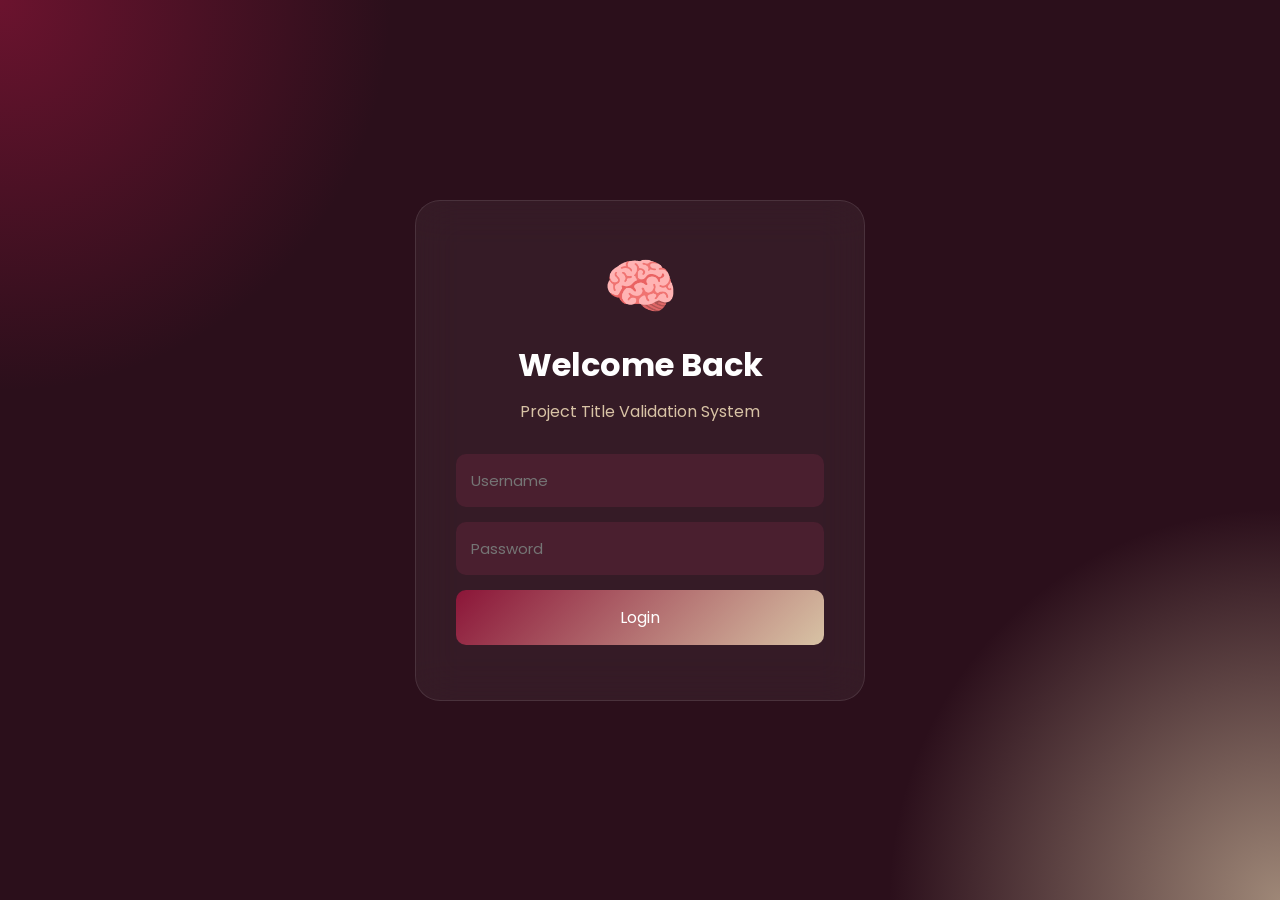
<file: frontend/index.html>
<!DOCTYPE html>
<html lang="en">
<head>
    <meta charset="UTF-8">
    <meta name="viewport" content="width=device-width, initial-scale=1.0">
    <title>Login - AI Project Title Validation System</title>

    <link rel="stylesheet" href="login.css">

    <link href="https://fonts.googleapis.com/css2?family=Poppins:wght@300;400;500;600;700&display=swap" rel="stylesheet">
</head>
<body>

<div class="login-container">

    <div class="login-card">

        <div class="logo">🧠</div>

        <h1>Welcome Back</h1>

        <p>
             Project Title Validation System
        </p>

        <input
            type="text"
            id="username"
            placeholder="Username"
        >

        <input
            type="password"
            id="password"
            placeholder="Password"
        >

        <button onclick="login()">
            Login
        </button>

        <div id="error"></div>

    </div>

</div>

<script src="login.js"></script>

</body>
</html>
</file>
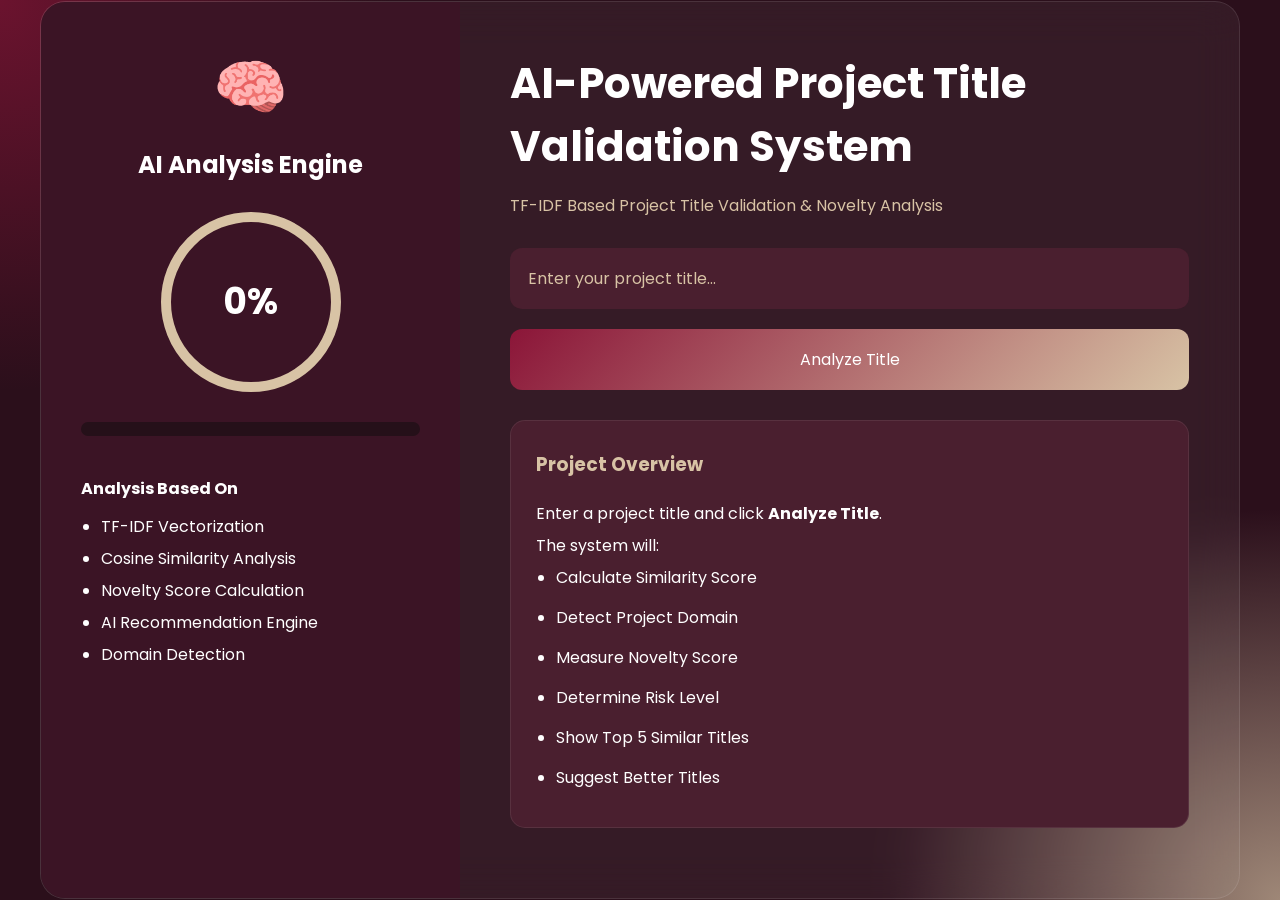
<file: frontend/dashboard.html>
<!DOCTYPE html>
<html lang="en">
<head>
    <meta charset="UTF-8">
    <meta name="viewport" content="width=device-width, initial-scale=1.0">
    <title>AI-Powered Project Title Validation System</title>

    <link rel="stylesheet" href="style.css">

    <link href="https://fonts.googleapis.com/css2?family=Poppins:wght@300;400;500;600;700&display=swap" rel="stylesheet">
</head>
<body>

<div class="container">

    <!-- Left Panel -->

    <div class="left-panel">

        <div class="logo">🧠</div>

        <h2>AI Analysis Engine</h2>

        <div class="score-circle">
            <span id="scoreValue">0%</span>
        </div>

        <div class="progress-container">
            <div id="progressBar" class="progress-bar"></div>
        </div>

        <div class="analysis-info">

            <h4>Analysis Based On</h4>

            <ul>
                <li>TF-IDF Vectorization</li>
                <li>Cosine Similarity Analysis</li>
                <li>Novelty Score Calculation</li>
                <li>AI Recommendation Engine</li>
                <li>Domain Detection</li>
            </ul>

        </div>

    </div>

    <!-- Right Panel -->

    <div class="right-panel">

        <h1>
            AI-Powered Project Title Validation System
        </h1>

        <p class="subtitle">
            TF-IDF Based Project Title Validation & Novelty Analysis
        </p>

        <input
            type="text"
            id="title"
            placeholder="Enter your project title..."
        >

        <button onclick="checkTitle()">
            Analyze Title
        </button>

        <div id="result">

            <div class="result-card">

                <h3>Project Overview</h3>

                <p>
                    Enter a project title and click
                    <strong>Analyze Title</strong>.
                </p>

                <p>
                    The system will:
                </p>

                <ul>
                    <li>Calculate Similarity Score</li>
                    <li>Detect Project Domain</li>
                    <li>Measure Novelty Score</li>
                    <li>Determine Risk Level</li>
                    <li>Show Top 5 Similar Titles</li>
                    <li>Suggest Better Titles</li>
                </ul>

            </div>

        </div>

    </div>

</div>

<script src="script.js"></script>

</body>
</html>
</file>
<file: frontend/login.css>
*{
    margin:0;
    padding:0;
    box-sizing:border-box;
    font-family:'Poppins',sans-serif;
}

body{
    min-height:100vh;

    display:flex;
    justify-content:center;
    align-items:center;

    background:
    radial-gradient(circle at top left,#8b1538aa,transparent 25%),
    radial-gradient(circle at bottom right,#d8c3a5aa,transparent 25%),
    #2b0f1b;
}

.login-card{

    width:450px;

    padding:40px;

    border-radius:25px;

    background:rgba(255,255,255,0.05);

    backdrop-filter:blur(20px);

    border:1px solid rgba(255,255,255,0.1);

    text-align:center;

    color:white;
}

.logo{
    font-size:60px;
}

h1{
    margin-top:10px;
}

p{
    color:#d8c3a5;
    margin:10px 0 30px;
}

input{
    width:100%;

    padding:15px;

    margin-bottom:15px;

    border:none;

    border-radius:10px;

    background:#4a1f2f;

    color:white;

    font-size:15px;
}

button{
    width:100%;

    padding:15px;

    border:none;

    border-radius:10px;

    background:linear-gradient(
        135deg,
        #8b1538,
        #d8c3a5
    );

    color:white;

    font-size:16px;

    cursor:pointer;
}

button:hover{
    opacity:0.9;
}

#error{
    margin-top:15px;
    color:#ff8a8a;
}
</file>
<file: frontend/style.css>
*{
    margin:0;
    padding:0;
    box-sizing:border-box;
    font-family:'Poppins',sans-serif;
}

body{
    min-height:100vh;
    display:flex;
    justify-content:center;
    align-items:center;

    background:
    radial-gradient(circle at top left,#8b1538aa,transparent 25%),
    radial-gradient(circle at bottom right,#d8c3a5aa,transparent 25%),
    #2b0f1b;
}

.container{
    width:1200px;
    min-height:700px;

    display:flex;

    border-radius:25px;

    overflow:hidden;

    background:rgba(255,255,255,0.05);

    backdrop-filter:blur(20px);

    border:1px solid rgba(255,255,255,0.1);
}

.left-panel{
    width:35%;

    background:#3b1425;

    padding:40px;

    color:white;
}

.right-panel{
    width:65%;

    padding:50px;

    color:white;

    overflow-y:auto;
}

.logo{
    font-size:60px;
    text-align:center;
}

.left-panel h2{
    text-align:center;
    margin-top:15px;
}

.score-circle{
    width:180px;
    height:180px;

    border-radius:50%;

    border:10px solid #d8c3a5;

    display:flex;
    justify-content:center;
    align-items:center;

    margin:30px auto;

    font-size:36px;
    font-weight:bold;
}

.progress-container{
    width:100%;
    height:14px;

    background:#251019;

    border-radius:20px;

    overflow:hidden;
}

.progress-bar{
    width:0%;
    height:100%;

    background:linear-gradient(
        90deg,
        #8b1538,
        #d8c3a5
    );

    transition:0.6s;
}

.analysis-info{
    margin-top:40px;
}

.analysis-info ul{
    margin-top:10px;
    margin-left:20px;
    line-height:2;
}

h1{
    font-size:42px;
}

.subtitle{
    color:#d8c3a5;
    margin:15px 0 30px;
}

input{
    width:100%;
    padding:18px;

    border:none;

    border-radius:12px;

    background:#4a1f2f;

    color:white;

    font-size:16px;
}

input::placeholder{
    color:#d8c3a5;
}

button{
    width:100%;
    padding:18px;

    margin-top:20px;

    border:none;

    border-radius:12px;

    background:linear-gradient(
        135deg,
        #8b1538,
        #d8c3a5
    );

    color:white;

    font-size:16px;

    cursor:pointer;

    transition:0.3s;
}

button:hover{
    opacity:0.9;
    transform:translateY(-2px);
}

#result{
    margin-top:30px;
}

.result-card{
    background:#4a1f2f;

    padding:25px;

    border-radius:15px;

    line-height:2;

    margin-bottom:20px;

    border:1px solid rgba(255,255,255,0.08);
}

.result-card h2,
.result-card h3{
    color:#d8c3a5;
    margin-bottom:15px;
}

.accepted{
    color:#98fb98;
    font-weight:bold;
}

.review{
    color:#ffd580;
    font-weight:bold;
}

.rejected{
    color:#ff9aa2;
    font-weight:bold;
}

.domain-badge{
    display:inline-block;

    padding:6px 14px;

    border-radius:20px;

    background:#8b1538;

    color:white;

    font-size:14px;

    margin-top:5px;
}

/* Table */

table{
    width:100%;
    border-collapse:collapse;
    margin-top:10px;
}

table th{
    background:#5a2437;
    color:white;
    padding:12px;
    text-align:left;
}

table td{
    padding:12px;
    border-bottom:1px solid rgba(255,255,255,0.1);
}

table tr:hover{
    background:rgba(255,255,255,0.05);
}

/* Suggestions */

.result-card ul{
    margin-left:20px;
}

.result-card li{
    margin-bottom:8px;
}

/* Scrollbar */

::-webkit-scrollbar{
    width:8px;
}

::-webkit-scrollbar-thumb{
    background:#8b1538;
    border-radius:10px;
}

/* Mobile */

@media(max-width:1000px){

    .container{
        flex-direction:column;
        width:95%;
        height:auto;
    }

    .left-panel,
    .right-panel{
        width:100%;
    }

    h1{
        font-size:30px;
    }

    .score-circle{
        width:140px;
        height:140px;
        font-size:28px;
    }
}
</file>
